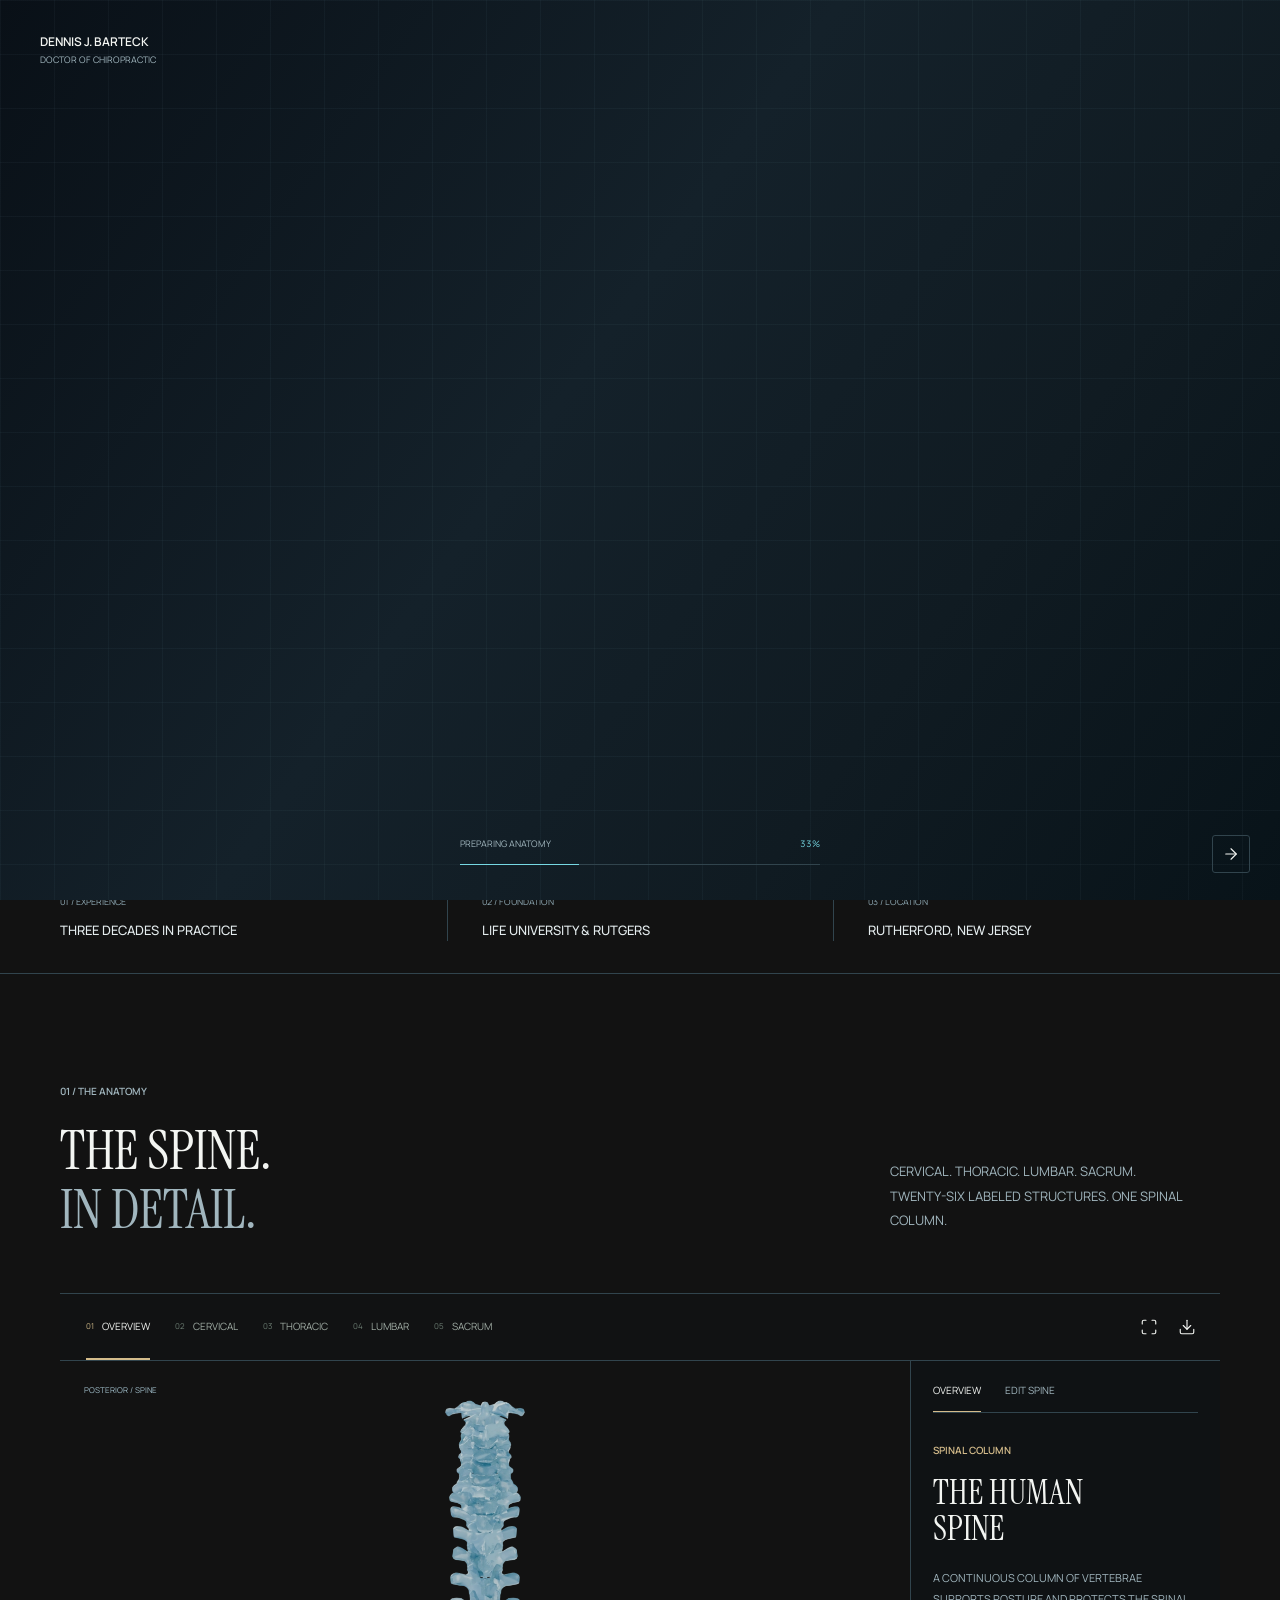
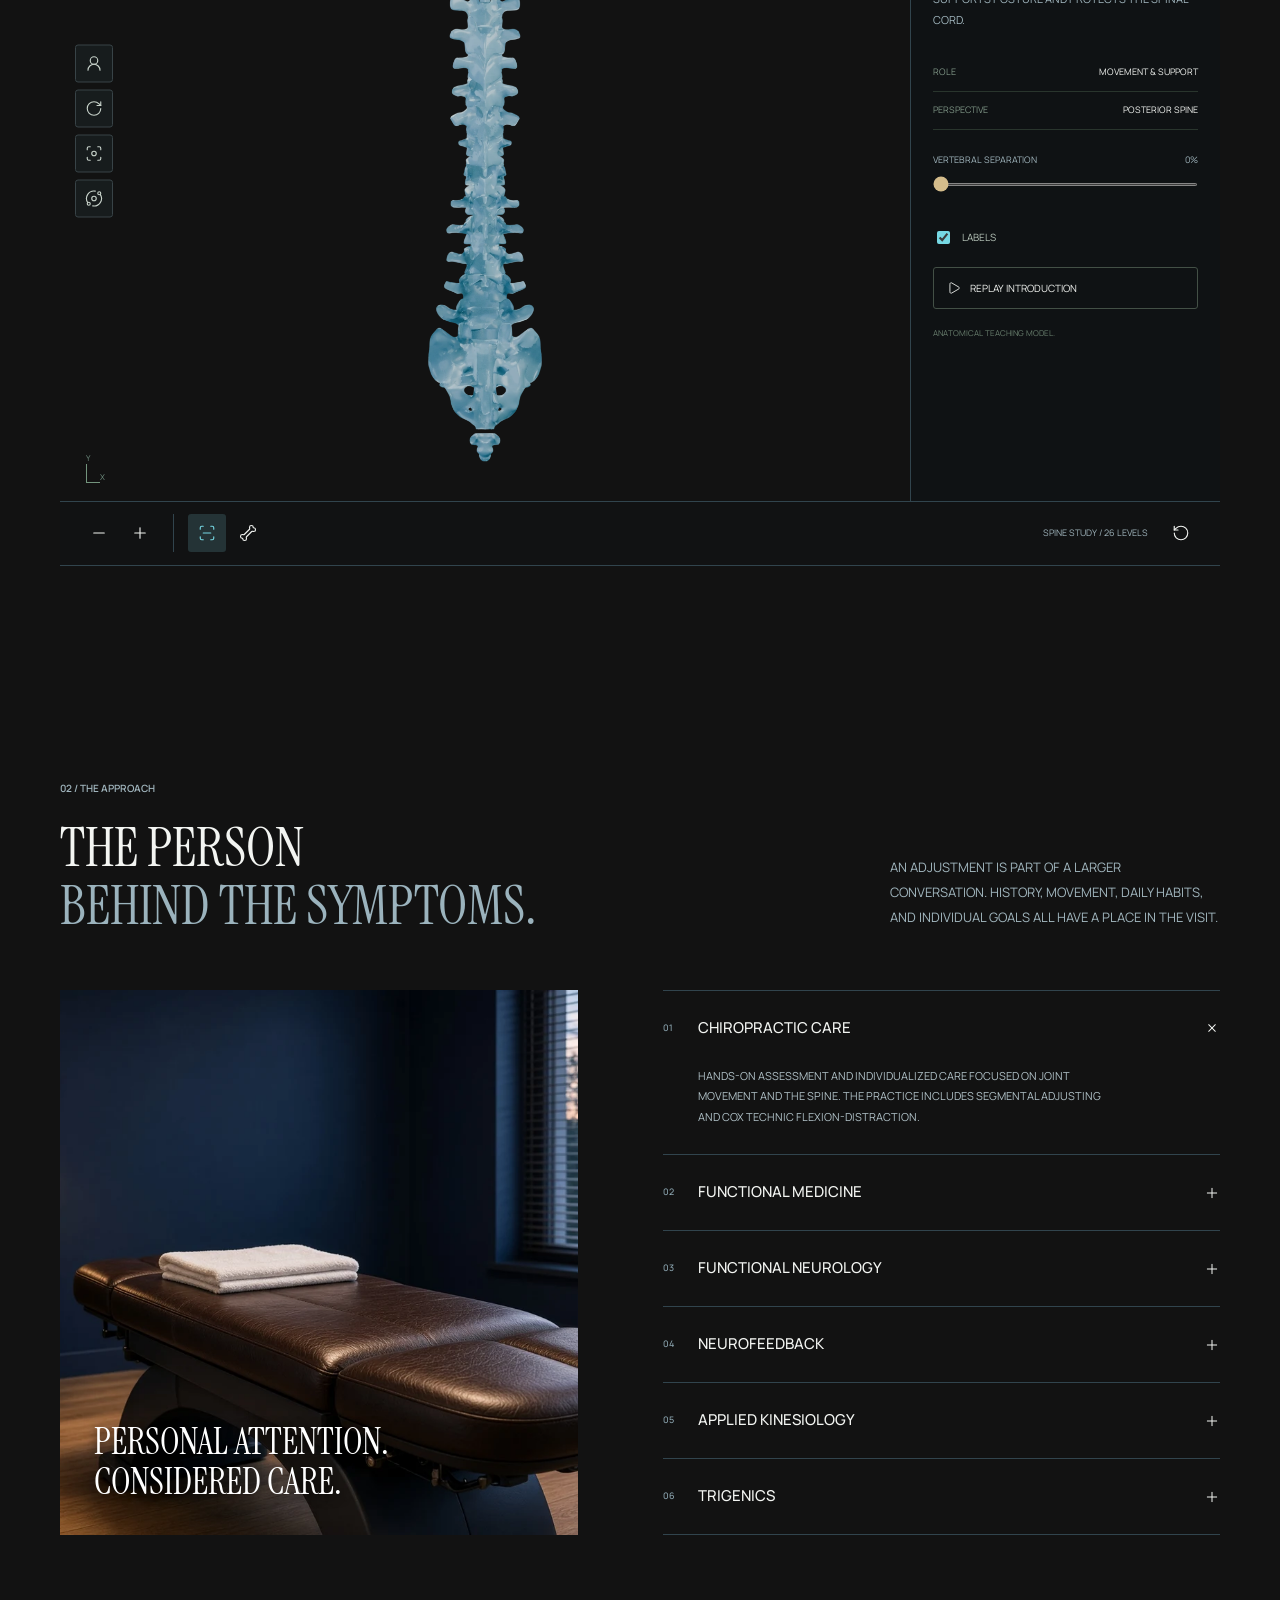
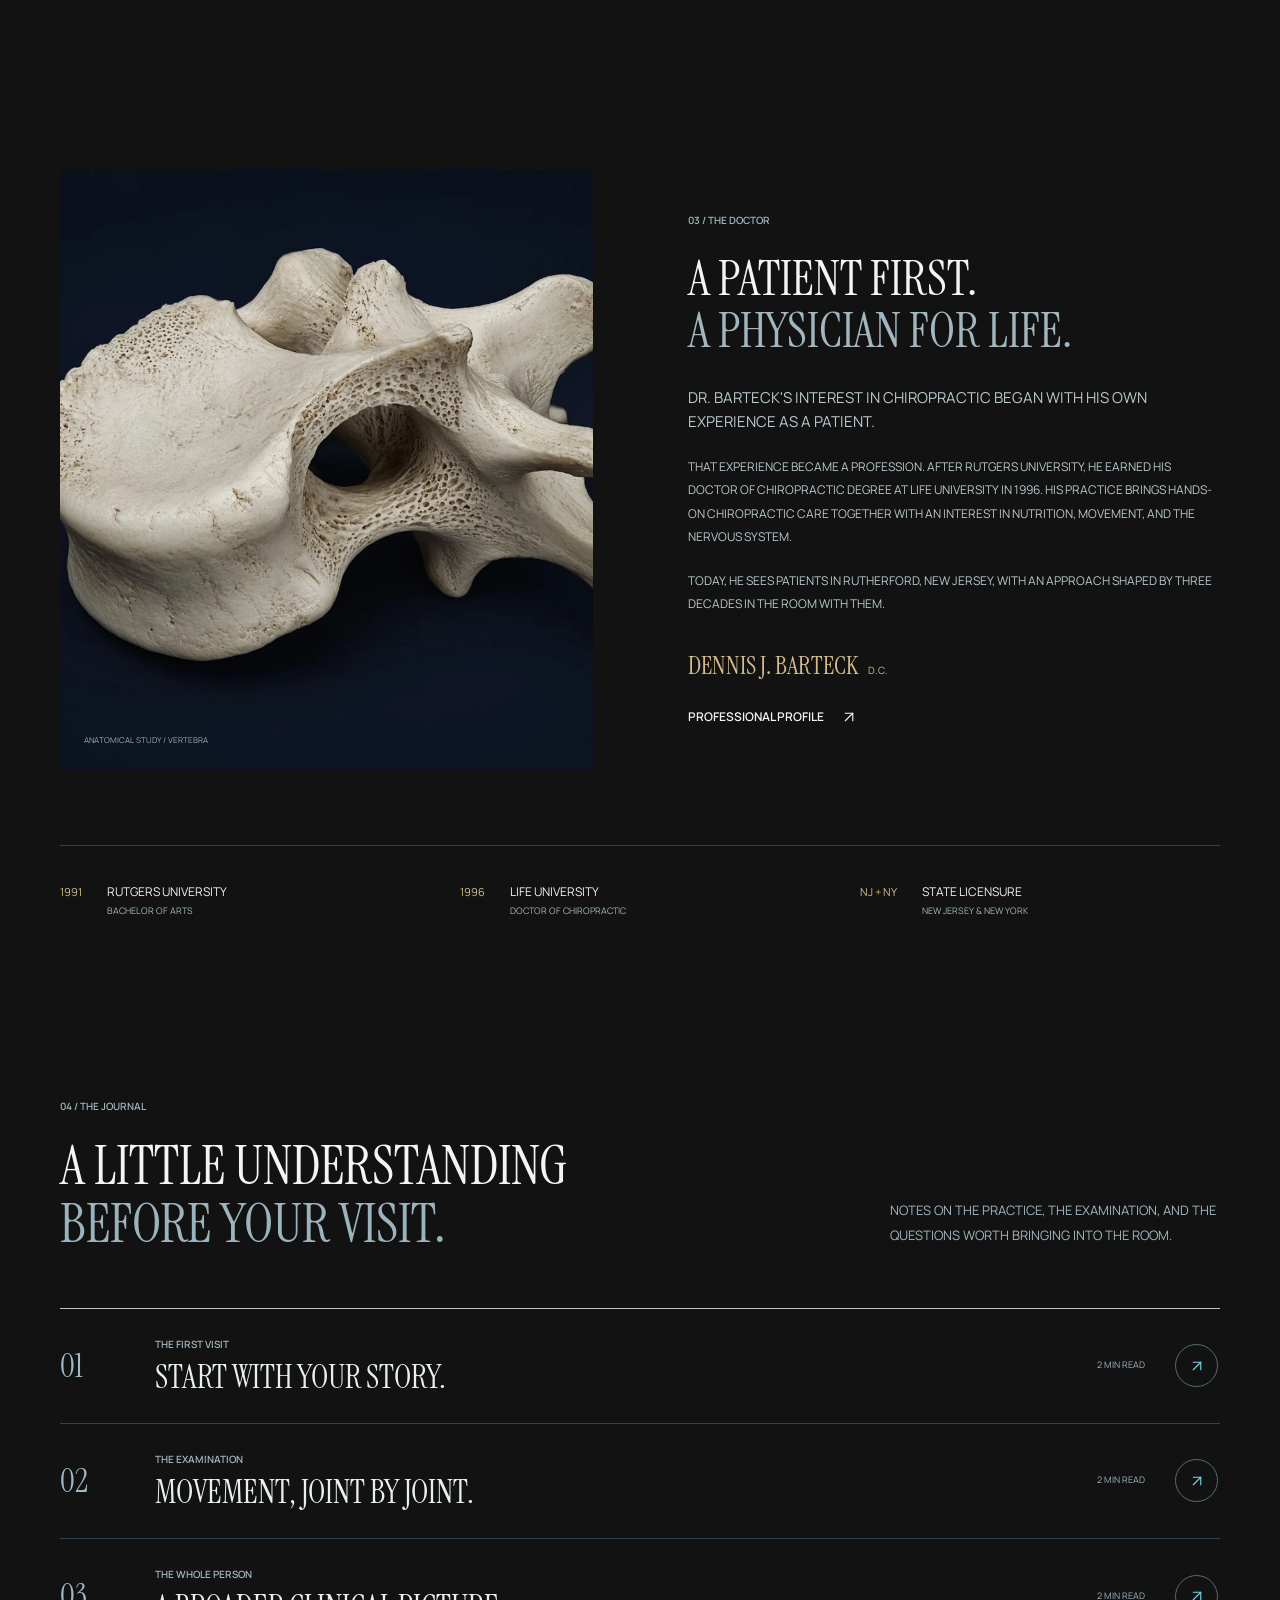
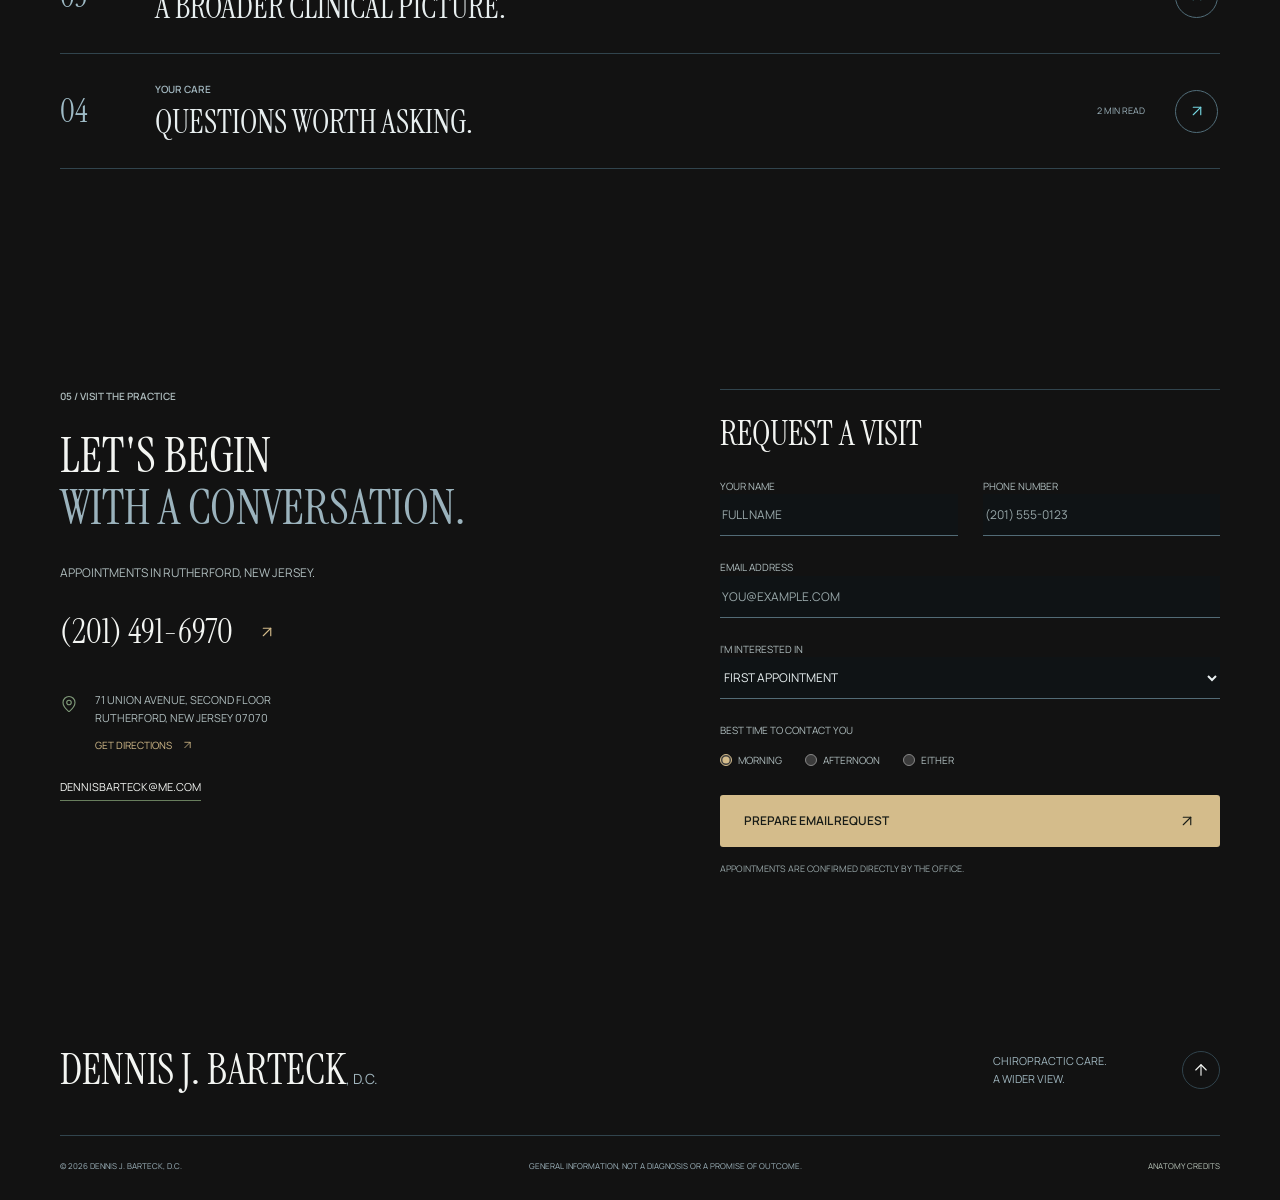
<file: index.html>
<!doctype html>
<html lang="en">
<head>
  <meta charset="utf-8"><meta name="viewport" content="width=device-width,initial-scale=1">
  <title>DENNIS J. BARTECK, D.C. | CHIROPRACTIC, RUTHERFORD NJ</title>
  <meta name="description" content="A personal approach to chiropractic care. Meet Dennis J. Barteck, D.C., explore human anatomy, and contact the Rutherford, New Jersey practice.">
  <meta name="theme-color" content="#101313">
  <meta property="og:title" content="DENNIS J. BARTECK, D.C."><meta property="og:description" content="CHIROPRACTIC CARE IN RUTHERFORD, NEW JERSEY.">
  <link rel="preload" as="font" type="font/ttf" href="assets/instrument-serif.ttf" crossorigin>
  <link rel="stylesheet" href="styles.css"><link rel="icon" href="data:,">
</head>
<body>
  <div id="loading-screen" class="loading-screen" aria-label="Anatomy introduction">
    <div class="loading-brand">DENNIS J. BARTECK<span>DOCTOR OF CHIROPRACTIC</span></div>
    <div id="loading-visual" class="loading-visual"></div>
    <div class="loading-caption"><span id="loading-phase">THE HUMAN BODY</span><span id="loading-percent">0%</span><div class="loading-track"><div id="loading-progress"></div></div></div>
    <button id="skip-intro" class="icon-button loading-skip" title="Skip introduction" aria-label="Skip introduction"><i data-lucide="arrow-right"></i></button>
  </div>
  <noscript><style>#loading-screen{display:none}</style></noscript>
  <a class="skip-link" href="#main">Skip to content</a>
  <header class="site-header">
    <a class="brand" href="#top" aria-label="Dennis J. Barteck home"><span class="monogram">DB<span>.</span></span><span class="brand-name">Dennis J. Barteck<span>Doctor of Chiropractic</span></span></a>
    <nav class="desktop-nav" aria-label="Main navigation"><a href="#anatomy">The anatomy</a><a href="#approach">The approach</a><a href="#doctor">The doctor</a><a href="#journal">Journal</a></nav>
    <div class="nav-actions"><a class="button button-small button-gold" href="#visit">Request a visit<i data-lucide="arrow-up-right"></i></a><button class="icon-button menu-toggle" id="menu-toggle" aria-label="Open navigation" aria-expanded="false" aria-controls="mobile-menu"><i data-lucide="menu"></i></button></div>
    <nav id="mobile-menu" class="mobile-menu" aria-label="Mobile navigation" hidden><a href="#anatomy">The anatomy</a><a href="#approach">The approach</a><a href="#doctor">The doctor</a><a href="#journal">Journal</a><a href="#visit">Request a visit</a></nav>
  </header>
  <main id="main">
    <section class="hero" id="top">
      <div class="hero-visual" id="hero-visual"></div>
      <button class="icon-button hero-expand" id="hero-expand" title="Expand spine" aria-label="Expand spine"><i data-lucide="maximize"></i></button>
      <div class="hero-copy">
        <p class="eyebrow"><span class="short-rule"></span>Rutherford, New Jersey</p>
        <h1>DENNIS J.<br>BARTECK<span class="degree">, D.C.</span></h1>
        <p class="hero-lead">Care for the spine.<br>A wider view of the person.</p>
        <p class="hero-description">Assessment, hands-on care, and a plan informed by your history.</p>
        <a class="text-link hero-explore" href="#anatomy" id="explore"><span class="round-icon"><i data-lucide="arrow-down-right"></i></span>Explore the anatomy</a>
      </div>
      <div class="hero-caption"><span class="vertical-rule"></span><span>THE HUMAN SPINE<br><strong>POSTERIOR STUDY</strong></span></div>
      <div class="hero-bottom"><span>In practice since 1996</span><span class="model-status" id="model-status"><span class="status-dot"></span><span id="load-label">Preparing 3D study</span></span><a href="#anatomy" class="icon-button" aria-label="Continue to anatomy"><i data-lucide="arrow-down"></i></a></div>
    </section>
    <section class="credentials-band" aria-label="Practice credentials"><div class="page-width credentials-inner"><p><span>01 / EXPERIENCE</span><strong>Three decades in practice</strong></p><p><span>02 / FOUNDATION</span><strong>Life University &amp; Rutgers</strong></p><p><span>03 / LOCATION</span><strong>Rutherford, New Jersey</strong></p></div></section>

    <section class="anatomy-section" id="anatomy">
      <div class="page-width section-intro"><div><p class="eyebrow muted">01 / THE ANATOMY</p><h2>THE SPINE.<br><em>IN DETAIL.</em></h2></div><p class="section-deck">Cervical. Thoracic. Lumbar. Sacrum.<br>Twenty-six labeled structures. One spinal column.</p></div>
      <div class="page-width study" id="study">
        <div class="study-top"><div class="layer-tabs" role="tablist" aria-label="Spinal regions">
          <button role="tab" aria-selected="true" data-mode="overview"><span>01</span>Overview</button><button role="tab" aria-selected="false" data-mode="cervical"><span>02</span>Cervical</button><button role="tab" aria-selected="false" data-mode="thoracic"><span>03</span>Thoracic</button><button role="tab" aria-selected="false" data-mode="lumbar"><span>04</span>Lumbar</button><button role="tab" aria-selected="false" data-mode="sacrum"><span>05</span>Sacrum</button>
        </div><div class="study-top-actions"><button class="icon-button" id="fullscreen" title="Expand study" aria-label="Expand study"><i data-lucide="maximize"></i></button><a class="icon-button" href="assets/spine.glb" download="spine.glb" title="Download spine model" aria-label="Download spine model"><i data-lucide="download"></i></a></div></div>
        <div class="study-main">
          <div class="study-viewport" id="study-viewport"><img src="assets/spine.webp" class="study-poster" alt="Posterior spinal anatomy" width="1100" height="1400"><span class="view-label" id="view-label">POSTERIOR / SPINE</span><div class="viewport-tools"><button class="icon-button" id="front" title="Anterior view" aria-label="Anterior view"><i data-lucide="user-round"></i></button><button class="icon-button" id="back" title="Posterior view" aria-label="Posterior view"><i data-lucide="rotate-cw"></i></button><button class="icon-button" id="fit" title="Fit anatomy" aria-label="Fit anatomy"><i data-lucide="focus"></i></button><button class="icon-button" id="auto-rotate" title="Auto rotate" aria-label="Auto rotate" aria-pressed="false"><i data-lucide="orbit"></i></button></div><div class="axis-key" aria-hidden="true"><span>Y</span><i></i><span>X</span></div></div>
          <aside class="study-inspector"><div class="inspector-tabs"><button class="active" id="overview-tab">Overview</button><button id="edit-tab">Edit spine</button></div>
            <div id="overview-panel"><p class="eyebrow gold" id="system-index">SPINAL COLUMN</p><h3 id="system-title">THE HUMAN<br>SPINE</h3><p class="inspector-copy" id="system-description">A continuous column of vertebrae supports posture and protects the spinal cord.</p><dl class="system-facts" id="system-facts"><div><dt>Role</dt><dd>Movement &amp; support</dd></div><div><dt>Perspective</dt><dd>Posterior spine</dd></div></dl><div class="spine-controls" id="spine-controls"><label class="range-label" for="explode">Vertebral separation<span id="explode-value">0%</span></label><input id="explode" type="range" min="0" max="1" value="0" step=".01"><div id="vertebrae" class="vertebrae" aria-label="Vertebral levels"></div></div><label class="check-row"><input id="labels" type="checkbox" checked><span>Labels</span></label><button class="outline-command" id="play-reveal"><i data-lucide="play"></i>Replay introduction</button><p class="study-note">Anatomical teaching model.</p></div>
            <div id="edit-panel" hidden><label class="search-field"><i data-lucide="search"></i><input id="part-search" type="search" placeholder="Find a structure" aria-label="Find a structure"></label><div class="part-results" id="part-results"></div><div class="part-selection"><span id="selected-name">Whole model</span><button class="icon-button" id="select-whole" title="Select whole model" aria-label="Select whole model"><i data-lucide="box"></i></button></div><div class="transform-toolbar"><button class="icon-button active" data-transform="translate" title="Move" aria-label="Move"><i data-lucide="move-3d"></i></button><button class="icon-button" data-transform="rotate" title="Rotate" aria-label="Rotate"><i data-lucide="rotate-3d"></i></button><button class="icon-button" data-transform="scale" title="Scale" aria-label="Scale"><i data-lucide="scaling"></i></button><button class="icon-button" id="undo-edit" title="Undo" aria-label="Undo"><i data-lucide="undo-2"></i></button><button class="icon-button" id="reset-edit" title="Reset selected part" aria-label="Reset selected part"><i data-lucide="rotate-ccw"></i></button></div><div id="transform-fields"></div><button class="outline-command" id="save-edits"><i data-lucide="download"></i>Save edited GLB</button></div>
          </aside>
        </div>
        <div class="study-controls" role="toolbar" aria-label="Spine display"><div class="control-group"><button class="icon-button" id="zoom-out" title="Zoom out" aria-label="Zoom out"><i data-lucide="minus"></i></button><button class="icon-button" id="zoom-in" title="Zoom in" aria-label="Zoom in"><i data-lucide="plus"></i></button></div><div class="control-group render-styles" aria-label="Rendering style"><button class="icon-button active" id="style-xray" title="X-ray rendering" aria-label="X-ray rendering" aria-pressed="true"><i data-lucide="scan-line"></i></button><button class="icon-button" id="style-bone" title="Bone rendering" aria-label="Bone rendering" aria-pressed="false"><i data-lucide="bone"></i></button></div><span class="study-control-caption">SPINE STUDY / 26 LEVELS</span><button class="icon-button" id="replay-intro" title="Replay introduction" aria-label="Replay introduction"><i data-lucide="rotate-ccw"></i></button></div>
      </div>
    </section>

    <section class="approach-section light-section" id="approach"><div class="page-width"><div class="section-intro"><div><p class="eyebrow muted">02 / THE APPROACH</p><h2>The person<br><em>behind the symptoms.</em></h2></div><p class="section-deck">An adjustment is part of a larger conversation. History, movement, daily habits, and individual goals all have a place in the visit.</p></div><div class="approach-layout"><div class="approach-image"><img src="assets/room.webp" alt="Treatment room imagery from the practice website" width="1400" height="788" loading="lazy"><p>Personal attention.<br>Considered care.</p></div><div class="service-list" id="service-list">
      <details open><summary><span>01</span>Chiropractic care<i data-lucide="plus"></i></summary><p>Hands-on assessment and individualized care focused on joint movement and the spine. The practice includes segmental adjusting and Cox Technic flexion-distraction.</p></details>
      <details><summary><span>02</span>Functional medicine<i data-lucide="plus"></i></summary><p>A broader discussion of clinical nutrition, health history, and metabolic patterns, alongside the findings of the physical examination.</p></details>
      <details><summary><span>03</span>Functional neurology<i data-lucide="plus"></i></summary><p>A neurological perspective on movement, coordination, and the way the body responds during examination.</p></details>
      <details><summary><span>04</span>Neurofeedback<i data-lucide="plus"></i></summary><p>Neurofeedback is among the services offered by the practice. Suitability, expectations, and alternatives are discussed individually.</p></details>
      <details><summary><span>05</span>Applied kinesiology<i data-lucide="plus"></i></summary><p>Muscle assessment within the practice's broader clinical approach, considered alongside the patient's history and other findings.</p></details>
      <details><summary><span>06</span>Trigenics<i data-lucide="plus"></i></summary><p>The practice offers Trigenics neurological muscle work. The initial consultation establishes whether it belongs in an individual's care plan.</p></details>
    </div></div></div></section>

    <section class="doctor-section" id="doctor"><div class="page-width doctor-layout"><div class="doctor-visual"><img src="assets/bone.webp" alt="Close view of a vertebra" width="1400" height="933" loading="lazy"><p class="image-index">ANATOMICAL STUDY / VERTEBRA</p></div><div class="doctor-copy"><p class="eyebrow muted">03 / THE DOCTOR</p><h2>A patient first.<br><em>A physician for life.</em></h2><p class="large-copy">Dr. Barteck's interest in chiropractic began with his own experience as a patient.</p><p>That experience became a profession. After Rutgers University, he earned his Doctor of Chiropractic degree at Life University in 1996. His practice brings hands-on chiropractic care together with an interest in nutrition, movement, and the nervous system.</p><p>Today, he sees patients in Rutherford, New Jersey, with an approach shaped by three decades in the room with them.</p><div class="doctor-signature">Dennis J. Barteck<span>D.C.</span></div><a class="text-link" href="https://www.healthgrades.com/providers/dennis-barteck-x6c68" target="_blank" rel="noopener noreferrer">Professional profile<i data-lucide="arrow-up-right"></i></a></div></div><div class="page-width education-row"><div><span>1991</span><p>Rutgers University<small>Bachelor of Arts</small></p></div><div><span>1996</span><p>Life University<small>Doctor of Chiropractic</small></p></div><div><span>NJ + NY</span><p>State licensure<small>New Jersey &amp; New York</small></p></div></div></section>

    <section class="journal-section light-section" id="journal"><div class="page-width"><div class="section-intro"><div><p class="eyebrow muted">04 / THE JOURNAL</p><h2>A little understanding<br><em>before your visit.</em></h2></div><p class="section-deck">Notes on the practice, the examination, and the questions worth bringing into the room.</p></div><div class="journal-list"><button class="journal-row" data-article="0"><span class="journal-number">01</span><div><span class="eyebrow muted">THE FIRST VISIT</span><h3>Start with your story.</h3></div><span class="read-time">2 min read</span><span class="round-icon"><i data-lucide="arrow-up-right"></i></span></button><button class="journal-row" data-article="1"><span class="journal-number">02</span><div><span class="eyebrow muted">THE EXAMINATION</span><h3>Movement, joint by joint.</h3></div><span class="read-time">2 min read</span><span class="round-icon"><i data-lucide="arrow-up-right"></i></span></button><button class="journal-row" data-article="2"><span class="journal-number">03</span><div><span class="eyebrow muted">THE WHOLE PERSON</span><h3>A broader clinical picture.</h3></div><span class="read-time">2 min read</span><span class="round-icon"><i data-lucide="arrow-up-right"></i></span></button><button class="journal-row" data-article="3"><span class="journal-number">04</span><div><span class="eyebrow muted">YOUR CARE</span><h3>Questions worth asking.</h3></div><span class="read-time">2 min read</span><span class="round-icon"><i data-lucide="arrow-up-right"></i></span></button></div></div></section>

    <section class="visit-section" id="visit"><div class="page-width visit-layout"><div><p class="eyebrow muted">05 / VISIT THE PRACTICE</p><h2>Let's begin<br><em>with a conversation.</em></h2><p class="visit-lead">Appointments in Rutherford, New Jersey.</p><a class="phone-link" href="tel:+12014916970">(201) 491-6970<i data-lucide="arrow-up-right"></i></a><div class="visit-address"><i data-lucide="map-pin"></i><div><p>71 Union Avenue, Second Floor<br>Rutherford, New Jersey 07070</p><a href="https://www.google.com/maps/search/?api=1&amp;query=71+Union+Ave+Rutherford+NJ+07070" target="_blank" rel="noopener noreferrer">Get directions<i data-lucide="arrow-up-right"></i></a></div></div><a class="email-link" href="mailto:dennisbarteck@me.com">dennisbarteck@me.com</a></div><form class="visit-form" id="visit-form"><h3>Request a visit</h3><div class="form-grid"><label>Your name<input name="name" autocomplete="name" required placeholder="Full name"></label><label>Phone number<input name="phone" type="tel" autocomplete="tel" required placeholder="(201) 555-0123"></label></div><label>Email address<input name="email" type="email" autocomplete="email" required placeholder="you@example.com"></label><label>I'm interested in<select name="interest"><option>First appointment</option><option>Chiropractic care</option><option>Functional medicine</option><option>Functional neurology</option><option>Neurofeedback</option><option>Applied kinesiology</option><option>Trigenics</option><option>Returning visit</option></select></label><fieldset><legend>Best time to contact you</legend><label><input type="radio" name="time" value="Morning" checked>Morning</label><label><input type="radio" name="time" value="Afternoon">Afternoon</label><label><input type="radio" name="time" value="Either">Either</label></fieldset><button type="submit" class="button button-gold">Prepare email request<i data-lucide="arrow-up-right"></i></button><p class="form-note" id="form-status" role="status">Appointments are confirmed directly by the office.</p></form></div></section>
  </main>
  <footer class="site-footer"><div class="page-width footer-main"><a class="footer-name" href="#top">Dennis J. Barteck<span>, D.C.</span></a><p>Chiropractic care.<br>A wider view.</p><a class="icon-button" href="#top" aria-label="Back to top"><i data-lucide="arrow-up"></i></a></div><div class="page-width footer-bottom"><span>&copy; 2026 Dennis J. Barteck, D.C.</span><p>General information, not a diagnosis or a promise of outcome.</p><a href="credits.html">Anatomy credits</a></div></footer>
  <dialog class="article-dialog" id="article-dialog"><button class="icon-button dialog-close" id="close-article" aria-label="Close article"><i data-lucide="x"></i></button><p class="eyebrow muted" id="article-category"></p><h2 id="article-title"></h2><div id="article-body"></div><a class="text-link" href="#visit" id="article-visit">Speak with the practice<i data-lucide="arrow-up-right"></i></a></dialog>
  <script type="module" src="assets/site.js"></script>
</body></html>
</file>
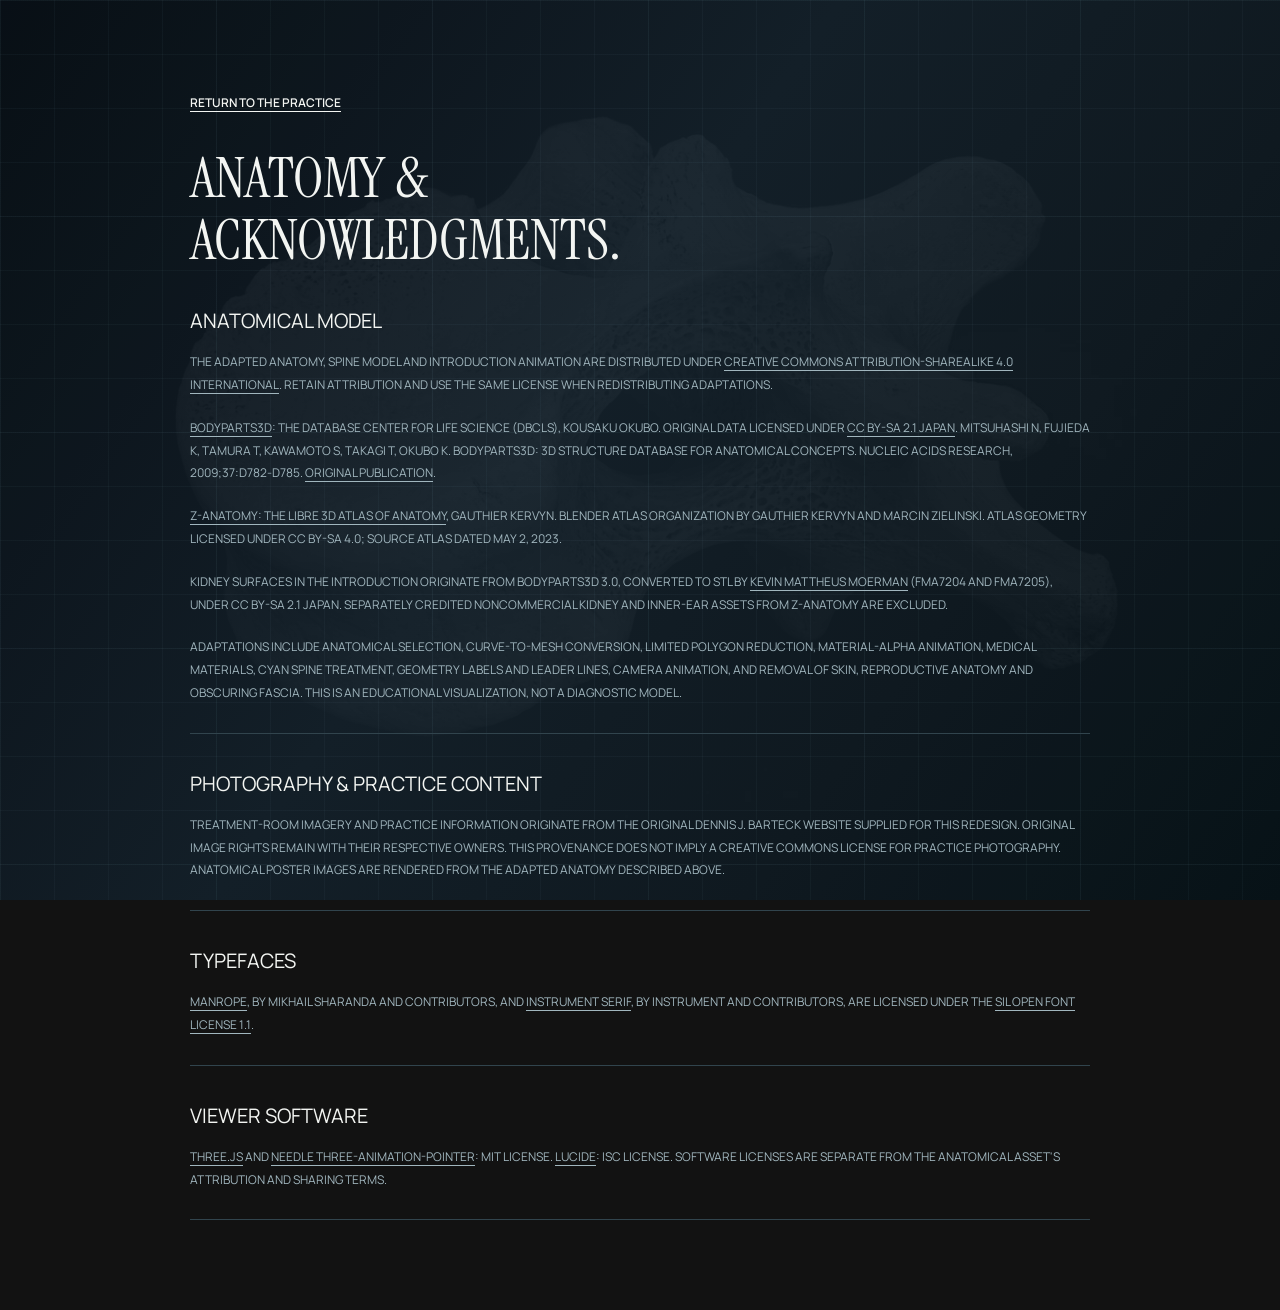
<file: credits.html>
<!doctype html>
<html lang="en">
<head><meta charset="utf-8"><meta name="viewport" content="width=device-width,initial-scale=1"><title>CREDITS | DENNIS J. BARTECK, D.C.</title><meta name="theme-color" content="#101313"><link rel="stylesheet" href="styles.css"><link rel="icon" href="data:,"></head>
<body><main class="page-width credits-page"><a class="text-link" href="index.html">RETURN TO THE PRACTICE</a><h1>ANATOMY &amp;<br>ACKNOWLEDGMENTS.</h1>
<section><h2>ANATOMICAL MODEL</h2><p>The adapted anatomy, spine model and introduction animation are distributed under <a href="https://creativecommons.org/licenses/by-sa/4.0/">Creative Commons Attribution-ShareAlike 4.0 International</a>. Retain attribution and use the same license when redistributing adaptations.</p><p><a href="https://dbarchive.biosciencedbc.jp/en/bodyparts3d/lic.html">BodyParts3D</a>: The Database Center for Life Science (DBCLS), Kousaku Okubo. Original data licensed under <a href="https://creativecommons.org/licenses/by-sa/2.1/jp/">CC BY-SA 2.1 Japan</a>. Mitsuhashi N, Fujieda K, Tamura T, Kawamoto S, Takagi T, Okubo K. BodyParts3D: 3D structure database for anatomical concepts. Nucleic Acids Research, 2009;37:D782-D785. <a href="https://doi.org/10.1093/nar/gkn613">Original publication</a>.</p><p><a href="https://github.com/Z-Anatomy/Models-of-human-anatomy">Z-Anatomy: The libre 3D atlas of anatomy</a>, Gauthier Kervyn. Blender atlas organization by Gauthier Kervyn and Marcin Zielinski. Atlas geometry licensed under CC BY-SA 4.0; source atlas dated May 2, 2023.</p><p>Kidney surfaces in the introduction originate from BodyParts3D 3.0, converted to STL by <a href="https://github.com/Kevin-Mattheus-Moerman/BodyParts3D">Kevin Mattheus Moerman</a> (FMA7204 and FMA7205), under CC BY-SA 2.1 Japan. Separately credited noncommercial kidney and inner-ear assets from Z-Anatomy are excluded.</p><p>Adaptations include anatomical selection, curve-to-mesh conversion, limited polygon reduction, material-alpha animation, medical materials, cyan spine treatment, geometry labels and leader lines, camera animation, and removal of skin, reproductive anatomy and obscuring fascia. This is an educational visualization, not a diagnostic model.</p></section>
<section><h2>PHOTOGRAPHY &amp; PRACTICE CONTENT</h2><p>Treatment-room imagery and practice information originate from the original Dennis J. Barteck website supplied for this redesign. Original image rights remain with their respective owners. This provenance does not imply a Creative Commons license for practice photography. Anatomical poster images are rendered from the adapted anatomy described above.</p></section>
<section><h2>TYPEFACES</h2><p><a href="https://github.com/sharanda/manrope">Manrope</a>, by Mikhail Sharanda and contributors, and <a href="https://github.com/Instrument/instrument-serif">Instrument Serif</a>, by Instrument and contributors, are licensed under the <a href="https://openfontlicense.org/">SIL Open Font License 1.1</a>.</p></section>
<section><h2>VIEWER SOFTWARE</h2><p><a href="https://github.com/mrdoob/three.js/blob/dev/LICENSE">Three.js</a> and <a href="https://github.com/needle-tools/three-animation-pointer">Needle three-animation-pointer</a>: MIT License. <a href="https://github.com/lucide-icons/lucide/blob/main/LICENSE">Lucide</a>: ISC License. Software licenses are separate from the anatomical asset's attribution and sharing terms.</p></section>
</main></body></html>
</file>
<file: styles.css>
@font-face{font-family:Instrument;src:url('assets/instrument-serif.ttf') format('truetype');font-display:swap}
@font-face{font-family:Manrope;src:url('assets/manrope.ttf') format('truetype');font-weight:200 800;font-display:swap}
:root{--ink:#101313;--panel:#151a19;--line:#303a36;--gold:#d4bc8b;--white:#f3f5f2;--muted:#a4aeaa;--cyan:#76d8e3;--paper:#f3f4f0;--text:#222b27;--page:1320px;--header:82px;color-scheme:dark}
*{box-sizing:border-box;letter-spacing:0}html{scroll-behavior:smooth;scroll-padding-top:100px}body{margin:0;background:var(--ink);color:var(--white);font:14px/1.65 Manrope,Arial,sans-serif;-webkit-font-smoothing:antialiased}body.modal-open{overflow:hidden}a{color:inherit;text-decoration:none}button,input,select{font:inherit}button,a,input,select,summary{-webkit-tap-highlight-color:transparent}button{cursor:pointer;color:inherit}button{border:0;background:none}button:disabled{opacity:.45;cursor:wait}button:focus-visible,a:focus-visible,summary:focus-visible{outline:2px solid var(--cyan);outline-offset:5px}button svg,a svg{flex:none}svg{width:18px;height:18px;stroke-width:1.5}img{display:block;max-width:100%}h1,h2,h3,p{margin:0}h1,h2,h3{font-weight:400}h1,h2{font-family:Instrument,Georgia,serif}h2{font-size:64px;line-height:1.03}h2 em{font-style:normal;color:var(--muted)}h3{font-family:Instrument,Georgia,serif;font-size:34px;line-height:1.1}p+p{margin-top:20px}[hidden]{display:none!important}.page-width{width:calc(100% - 120px);max-width:var(--page);margin-inline:auto}.eyebrow{font-size:10px;font-weight:600;line-height:1.4;text-transform:uppercase;display:flex;align-items:center;gap:13px}.muted{color:var(--muted)}.gold{color:var(--gold)}.short-rule{width:28px;height:1px;background:var(--gold)}.button{display:inline-flex;align-items:center;justify-content:center;gap:32px;min-height:52px;padding:0 24px;border-radius:3px;font-weight:600;font-size:12px;transition:background .2s,transform .2s}.button:hover{transform:translateY(-1px)}.button-small{min-height:40px;padding:0 17px;gap:22px}.button-gold{background:var(--gold);color:#181c17}.button-gold:hover{background:#e3cfaa}.icon-button{width:38px;height:38px;padding:0;display:inline-flex;align-items:center;justify-content:center;border-radius:3px;flex:none;transition:background .2s,color .2s}.icon-button:hover,.icon-button.active,.icon-button[aria-pressed=true]{background:#2a3530;color:var(--cyan)}.round-icon{display:inline-flex;align-items:center;justify-content:center;border:1px solid #53605a;border-radius:50%;width:43px;height:43px;flex:none}.text-link{display:inline-flex;align-items:center;gap:16px;font-size:12px;font-weight:600}.text-link:hover{color:var(--gold)}.skip-link{position:fixed;top:-100px;left:20px;padding:12px;z-index:100;background:var(--white);color:var(--ink)}.skip-link:focus{top:10px}
.site-header{height:var(--header);display:flex;align-items:center;justify-content:space-between;gap:25px;padding:0 48px;background:#101313f5;border-bottom:1px solid #ffffff0b;position:relative;z-index:30}.brand{display:flex;align-items:center;gap:15px}.monogram{font:38px/.9 Instrument,serif}.monogram>span{color:var(--gold)}.brand-name{font-size:11px;font-weight:600;line-height:1.5}.brand-name>span{display:block;font-size:9px;font-weight:400;color:var(--muted)}.desktop-nav{display:flex;gap:29px;margin-left:auto;margin-right:30px}.desktop-nav a{font-size:11px;color:#bbc2bc;transition:color .2s}.desktop-nav a:hover{color:var(--gold)}.nav-actions{display:flex;gap:10px;align-items:center}.menu-toggle{display:none}.mobile-menu{position:absolute;top:var(--header);inset-inline:0;padding:20px;background:var(--ink);border-bottom:1px solid var(--line)}.mobile-menu a{display:block;padding:12px 5px;font-size:17px}
.hero{height:calc(100svh - 120px);max-height:1040px;position:relative;overflow:hidden;background:#101313}.hero-visual{position:absolute;inset:0;z-index:1}.hero-visual canvas,.study-viewport canvas{width:100%;height:100%;display:block;position:absolute;inset:0;touch-action:none}.body-poster{position:absolute;right:1%;width:54%;height:100%;object-fit:contain;transition:opacity .45s}.hero-visual.live .body-poster{opacity:0}.hero-copy{position:relative;z-index:3;pointer-events:none;top:50%;transform:translateY(-55%);margin-left:max(60px,calc((100% - var(--page))/2));width:46%;max-width:630px}.hero-copy a{pointer-events:auto}.hero .eyebrow{color:var(--gold);margin-bottom:26px}.hero h1{font-size:98px;line-height:.92}.degree{font:28px/1 Manrope,sans-serif;white-space:nowrap}.hero-lead{font-size:20px;line-height:1.4;margin-top:27px}.hero-description{color:var(--muted);font-size:12px;max-width:330px;line-height:1.8;margin-top:15px}.hero-explore{margin-top:28px}.hero-caption{position:absolute;z-index:3;right:45px;top:47%;font-size:8px;line-height:1.7;color:#94a69c;display:flex;gap:12px;pointer-events:none}.hero-caption strong{color:#d3dcd6;font-size:10px;font-weight:400}.vertical-rule{display:block;height:36px;width:1px;background:#596b61}.hero-bottom{position:absolute;bottom:23px;left:60px;right:48px;z-index:4;display:flex;align-items:center;justify-content:space-between;font-size:9px;color:var(--muted)}.model-status{display:flex;align-items:center;gap:8px;margin-left:auto;margin-right:25px}.status-dot{height:5px;width:5px;background:var(--gold);border-radius:50%}.model-status.ready .status-dot{background:#8ccaa2}.credentials-band{background:var(--paper);color:var(--text);border-bottom:1px solid #dce2da}.credentials-inner{display:grid;grid-template-columns:repeat(3,1fr);padding-block:32px}.credentials-inner p{margin:0;padding:0 34px;border-left:1px solid #d8ded7}.credentials-inner p:first-child{padding-left:0;border:0}.credentials-inner p:last-child{padding-right:0}.credentials-inner span{display:block;color:#78847c;font-size:9px;margin-bottom:8px}.credentials-inner strong{font-weight:500;font-size:13px}
.section-intro{display:flex;justify-content:space-between;align-items:flex-end;gap:50px;padding-block:110px 54px}.section-intro .eyebrow{margin-bottom:24px}.section-deck{font-size:13px;line-height:1.9;color:var(--muted);max-width:330px;padding-bottom:6px}.anatomy-section{padding-bottom:105px}.study{border-top:1px solid var(--line);border-bottom:1px solid var(--line);background:#111615}.study-top{display:flex;justify-content:space-between;align-items:center;border-bottom:1px solid var(--line);padding:0 14px 0 26px;gap:12px;min-height:66px}.layer-tabs{display:flex;gap:32px;overflow-x:auto;scrollbar-width:none}.layer-tabs button{white-space:nowrap;height:66px;border-bottom:2px solid transparent;padding:0;font-size:11px;color:#a2aea6;display:flex;align-items:center;gap:8px}.layer-tabs button span{font-size:8px;color:#6f8075}.layer-tabs button[aria-selected=true]{color:var(--white);border-bottom-color:var(--gold)}.layer-tabs button[aria-selected=true] span{color:var(--gold)}.study-top-actions{display:flex}.study-main{display:grid;grid-template-columns:minmax(0,1fr) 290px;height:655px}.study-viewport{position:relative;min-width:0;overflow:hidden}.study-poster{position:absolute;inset:0;width:100%;height:100%;object-fit:contain;opacity:.8}.study-viewport.live .study-poster{opacity:0}.view-label{position:absolute;top:22px;left:24px;z-index:3;color:#718a7b;font-size:8px;pointer-events:none}.viewport-tools{position:absolute;left:15px;top:50%;transform:translateY(-50%);display:flex;flex-direction:column;gap:7px;z-index:3}.viewport-tools .icon-button{background:#17201bbb;border:1px solid #2e3b3277;color:#c7d2ca}.axis-key{position:absolute;bottom:18px;left:26px;color:#729283;font-size:8px;display:grid;grid-template-columns:14px 10px;width:26px}.axis-key i{height:19px;border-left:1px solid #73947d;border-bottom:1px solid #73947d;grid-column:1;grid-row:2}.axis-key span:last-child{grid-column:2;grid-row:2;align-self:end}.study-inspector{border-left:1px solid var(--line);padding:21px 23px 24px;overflow-y:auto;scrollbar-width:thin;scrollbar-color:#35433b transparent}.inspector-tabs{display:flex;border-bottom:1px solid var(--line);gap:24px;margin-bottom:30px}.inspector-tabs button{font-size:10px;padding:0 0 13px;color:var(--muted);border-bottom:1px solid transparent}.inspector-tabs button.active{color:var(--white);border-color:var(--gold)}.study-inspector h3{font-size:43px;line-height:1.06;margin-top:18px}.inspector-copy{font-size:12px;line-height:1.9;color:var(--muted);margin-top:21px}.system-facts{margin:23px 0}.system-facts>div{display:flex;justify-content:space-between;gap:10px;border-bottom:1px solid #29352d;padding:11px 0;font-size:9px}.system-facts dt{color:#7e9485}.system-facts dd{margin:0;text-align:right}.check-row{display:flex;gap:9px;align-items:center;font-size:10px;color:#b6c4b8;margin:20px 0}.check-row input{accent-color:var(--cyan);width:13px;height:13px}.outline-command{display:flex;gap:9px;align-items:center;width:100%;padding:12px 13px;border:1px solid #435046;border-radius:3px;font-size:10px;transition:background .2s}.outline-command:hover{background:#25332a}.outline-command>span{margin-left:auto;font-size:9px;color:var(--muted)}.outline-command svg{width:14px;height:14px}.study-note{font-size:8px;color:#687e6d;margin-top:17px}.timeline{height:63px;border-top:1px solid var(--line);display:flex;gap:10px;align-items:center;padding:0 20px}.timeline .time{font-size:10px;font-variant-numeric:tabular-nums;white-space:nowrap;min-width:73px}.time span{color:#778b7d;margin-left:5px}input[type=range]{accent-color:var(--gold);height:3px;cursor:pointer;min-width:20px}.timeline input{flex:1;margin:0 24px 0 8px}.timeline-end{font-size:8px;color:#7c9585}.range-label{display:flex;justify-content:space-between;font-size:9px;color:var(--muted)}.spine-controls input{width:100%;margin:15px 0}.vertebrae{display:grid;grid-template-columns:repeat(7,1fr);gap:3px;margin:7px 0 16px}.vertebrae button{font-size:8px;color:var(--cyan);border:1px solid #30453b;height:23px;border-radius:2px;padding:0}.vertebrae button:hover{background:#30453b}.vertebrae button.wide{grid-column:span 3}.search-field{border-bottom:1px solid #435347;display:flex;gap:8px;align-items:center}.search-field svg{width:13px}.search-field input{width:100%;font-size:10px;background:none;border:0;outline:0;color:var(--white);padding:10px 0}.part-results{max-height:154px;overflow:auto;margin:12px 0;scrollbar-width:thin}.part-results button{display:block;text-align:left;width:100%;font-size:10px;padding:6px 4px;white-space:nowrap;overflow:hidden;text-overflow:ellipsis;color:var(--muted)}.part-results button:hover{background:#27372c;color:var(--white)}.part-selection{display:flex;justify-content:space-between;gap:8px;align-items:center;border-top:1px solid var(--line);padding-top:10px;font-size:11px}.part-selection>span{overflow:hidden;text-overflow:ellipsis;white-space:nowrap}.transform-toolbar{display:flex;gap:4px;margin-block:12px}.transform-toolbar .icon-button{width:32px;height:32px}.transform-row{display:grid;grid-template-columns:repeat(3,minmax(0,1fr));gap:5px;margin:5px 0 12px}.transform-row label{display:flex;align-items:center;border:1px solid #364a3c;min-width:0;border-radius:2px;font-size:8px;color:#8fa391;padding-left:5px}.transform-row input{background:transparent;border:0;color:var(--white);font-size:9px;width:100%;min-width:0;height:28px;padding:4px}.transform-label{font-size:8px;color:var(--muted)}.study:fullscreen{width:100%;max-width:none;height:100%;margin:0;background:var(--ink);border:0;display:flex;flex-direction:column}.study:fullscreen .study-main{height:auto;flex:1;min-height:0}.study:fullscreen .study-top,.study:fullscreen .timeline{flex:none}
.light-section{background:var(--paper);color:var(--text);--muted:#778679;--line:#d4dcd3}.light-section h2 em{color:#738675}.approach-section{padding-bottom:115px}.approach-layout{display:grid;grid-template-columns:minmax(0,.93fr) minmax(0,1fr);gap:85px}.approach-image{position:relative;overflow:hidden;min-height:520px}.approach-image img{width:100%;height:100%;object-fit:cover}.approach-image p{position:absolute;bottom:34px;left:34px;color:#fff;font:36px/1.1 Instrument,serif;text-shadow:0 2px 12px #000}.service-list{border-top:1px solid #b8c4b7}.service-list details{border-bottom:1px solid #c9d3c7;padding:0}.service-list summary{list-style:none;display:flex;align-items:center;gap:20px;min-height:75px;font-size:17px;font-weight:500;cursor:pointer}.service-list summary::-webkit-details-marker{display:none}.service-list summary span{font-size:9px;color:#7c8d7e;min-width:15px}.service-list summary svg{margin-left:auto;width:16px;transition:transform .2s}.service-list details[open] summary svg{transform:rotate(45deg)}.service-list details p{font-size:12px;line-height:1.9;color:#657369;margin:0 30px 26px 35px;max-width:410px}
.doctor-section{padding-block:120px 70px}.doctor-layout{display:grid;grid-template-columns:minmax(0,1fr) minmax(0,1fr);gap:95px;align-items:center}.doctor-visual{position:relative;align-self:stretch;min-height:600px;display:flex;align-items:center;overflow:hidden}.doctor-visual img{width:100%;height:100%;position:absolute;inset:0;object-fit:cover;object-position:45% 50%}.image-index{position:absolute;bottom:24px;left:24px;font-size:8px;color:#9daab0}.doctor-copy .eyebrow{margin-bottom:26px}.doctor-copy h2{font-size:56px}.doctor-copy>p:not(.eyebrow){font-size:12px;color:var(--muted);line-height:1.95}.doctor-copy>p.large-copy{font-size:17px;color:#dae1d9;margin-top:29px;line-height:1.65}.doctor-signature{font:29px Instrument,serif;margin:34px 0 22px;color:var(--gold)}.doctor-signature span{font:10px Manrope,sans-serif;margin-left:10px}.education-row{display:grid;grid-template-columns:repeat(3,1fr);border-top:1px solid var(--line);margin-top:75px;padding-top:35px;gap:40px}.education-row>div{display:flex;gap:25px;align-items:baseline}.education-row>div>span{font-size:11px;color:var(--gold);white-space:nowrap}.education-row p{font-size:12px;line-height:1.8}.education-row small{display:block;color:var(--muted);font-size:9px}
.journal-section{padding-bottom:110px}.journal-list{border-top:1px solid #bbc8b8}.journal-row{width:100%;display:grid;grid-template-columns:65px minmax(0,1fr) 120px 45px;gap:30px;align-items:center;text-align:left;border-bottom:1px solid #c8d1c4;padding:28px 0;color:var(--text)}.journal-number{font:32px Instrument,serif;color:#a0ad9e}.journal-row h3{font-size:38px;margin-top:9px}.journal-row .round-icon{border-color:#a9b8a5;color:#5f735b;transition:background .2s}.journal-row:hover .round-icon{background:#d5dfd0}.read-time{font-size:9px;color:#778975;text-align:right}
.visit-section{padding:110px 0;background:#18251e}.visit-layout{display:grid;grid-template-columns:minmax(0,1.1fr) minmax(0,1fr);gap:110px}.visit-section .eyebrow{color:#95a78f;margin-bottom:27px}.visit-section h2 em{color:#98af94}.visit-lead{color:#adbbab;font-size:12px;margin-top:29px}.phone-link{font-family:Instrument,serif;font-size:34px;display:inline-flex;gap:25px;align-items:center;margin-top:21px}.phone-link svg{color:var(--gold)}.visit-address{display:flex;gap:17px;margin-top:31px;color:#b3c1af;font-size:11px}.visit-address>svg{margin-top:4px;color:#809b7a}.visit-address a{display:inline-flex;align-items:center;gap:9px;color:var(--gold);margin-top:9px;font-size:10px}.visit-address a svg{width:13px}.email-link{display:inline-block;margin-top:24px;font-size:11px;border-bottom:1px solid #687e5d;padding-bottom:4px}.visit-form{border-top:1px solid #56734f;padding-top:25px}.visit-form h3{font-size:34px;margin-bottom:25px}.visit-form>label,.form-grid>label{display:block;font-size:10px;color:#b7c7b2;margin:0 0 23px}.visit-form input:not([type=radio]),.visit-form select{width:100%;display:block;height:42px;color:var(--white);background:transparent;border:0;border-bottom:1px solid #486040;border-radius:0;outline:0;font-size:12px}.visit-form input:focus,.visit-form select:focus{border-color:var(--gold)}.visit-form input::placeholder{color:#73886c}.visit-form option{background:#18251e}.form-grid{display:grid;grid-template-columns:1fr 1fr;gap:25px}.visit-form fieldset{padding:0;border:0;margin:6px 0 27px;display:flex;gap:23px;font-size:10px;color:#bdcbb9}.visit-form legend{padding:0;margin-bottom:13px;font-size:10px}.visit-form fieldset label{display:flex;align-items:center;gap:6px}.visit-form input[type=radio]{accent-color:var(--gold);margin:0;width:12px;height:12px}.visit-form .button{width:100%;justify-content:space-between}.form-note{font-size:9px;color:#8fa786;margin-top:15px!important;line-height:1.6}.site-footer{padding:60px 0 28px}.footer-main{display:flex;align-items:center;justify-content:space-between;gap:30px;padding-bottom:42px}.footer-name{font:51px/1.1 Instrument,serif}.footer-name span{font:14px Manrope,sans-serif;color:var(--muted);white-space:nowrap}.footer-main>p{font-size:11px;color:var(--muted);margin-left:auto}.footer-main .icon-button{margin-left:45px;border:1px solid var(--line);border-radius:50%}.footer-bottom{display:flex;gap:30px;justify-content:space-between;border-top:1px solid var(--line);padding-top:23px;font-size:8px;color:#7d8b81}.footer-bottom p{margin:0}.footer-bottom a{color:#b8c4b9}.article-dialog{color:var(--text);background:var(--paper);border:0;border-radius:4px;padding:55px;width:min(720px,calc(100% - 32px));max-height:85svh;overflow:auto}.article-dialog::backdrop{background:#050c08cc;backdrop-filter:blur(5px)}.dialog-close{position:absolute;right:15px;top:15px;color:#64755f}.article-dialog h2{font-size:52px;margin:25px 0 30px}.article-dialog p{font-size:14px;line-height:1.9;color:#596b57;margin-block:19px}.article-dialog .eyebrow{font-size:9px}.article-dialog .text-link{margin-top:25px;color:#355034}
@media(min-width:1700px){.hero h1{font-size:110px}.hero-caption{right:max(60px,calc((100% - 1500px)/2))}.hero-copy{transform:translateY(-50%)}}
@media(max-width:1100px){.page-width{width:calc(100% - 72px)}.site-header{padding-inline:30px}.desktop-nav{gap:20px;margin-right:10px}.hero-copy{margin-left:36px}.hero h1{font-size:80px}.hero-caption{display:none}.hero-bottom{left:36px;right:28px}.hero-description{max-width:275px}.section-intro{gap:35px}.section-deck{max-width:280px}.study-main{grid-template-columns:minmax(0,1fr) 260px}.study-inspector{padding-inline:20px}.layer-tabs{gap:20px}.approach-layout,.doctor-layout{gap:45px}.visit-layout{gap:60px}.education-row{gap:25px}.education-row>div{gap:14px}.footer-name{font-size:44px}.doctor-copy h2{font-size:50px}}
@media(max-width:800px){:root{--header:70px}.site-header{padding-inline:22px}.desktop-nav{display:none}.menu-toggle{display:inline-flex}.brand-name{font-size:10px}.hero h1{font-size:66px}.hero-lead{font-size:17px}.hero-copy{width:47%}.degree{font-size:22px}.hero-description{max-width:250px}.section-intro h2{font-size:54px}.section-deck{font-size:12px;max-width:240px}.study-top{padding-left:18px}.layer-tabs{gap:17px}.layer-tabs button{font-size:10px;gap:5px}.study-main{grid-template-columns:minmax(0,1fr) 225px;height:590px}.study-inspector{padding:18px 16px}.study-inspector h3{font-size:36px}.inspector-tabs{gap:15px}.inspector-copy{font-size:11px}.approach-layout{gap:30px}.service-list summary{font-size:14px;gap:13px}.approach-image{min-height:500px}.doctor-layout{gap:32px}.doctor-copy h2{font-size:43px}.doctor-visual{min-height:550px}.education-row{grid-template-columns:1fr;gap:20px;margin-top:45px;padding-top:30px}.education-row>div>span{min-width:64px}.education-row small{display:inline;margin-left:15px}.visit-layout{gap:40px}.visit-section h2{font-size:49px}.form-grid{grid-template-columns:1fr;gap:0}.footer-main>p{display:none}.footer-name{font-size:43px}}
@media(max-width:600px){:root{--header:66px}.page-width{width:calc(100% - 40px)}html{scroll-padding-top:30px}.site-header{padding:0 20px;gap:12px}.brand{gap:10px}.monogram{font-size:32px}.brand-name{font-size:9px}.brand-name>span{font-size:7px}.button-small{font-size:9px;min-height:34px;padding:0 11px;gap:9px}.button-small svg{width:13px}.nav-actions{gap:4px}.menu-toggle{width:29px}.hero{height:calc(100svh - 100px);max-height:890px}.hero-copy{width:calc(100% - 40px);max-width:none;top:25px;transform:none;margin-left:20px}.hero .eyebrow{font-size:8px;margin-bottom:17px}.hero h1{font-size:52px;line-height:.98}.degree{font-size:19px}.hero-lead{font-size:13px;line-height:1.6;margin-top:17px}.hero-lead br{display:none}.hero-description{display:none}.hero-explore{position:absolute;right:0;top:106px;margin:0;width:120px;font-size:9px;gap:10px;line-height:1.6}.hero-explore .round-icon{width:31px;height:31px}.hero-visual{top:208px;bottom:48px}.body-poster{right:0;width:100%;height:100%;object-fit:contain}.hero-bottom{bottom:12px;left:20px;right:14px;font-size:8px}.hero-bottom>.model-status{font-size:7px;margin-right:6px}.hero-bottom>.icon-button{width:30px}.credentials-inner{padding-block:25px;gap:15px}.credentials-inner p{padding:0;border:0}.credentials-inner span{font-size:7px;margin-bottom:7px}.credentials-inner strong{font-size:10px;line-height:1.6;display:block}.section-intro{display:block;padding-block:65px 32px}.section-intro .eyebrow{font-size:8px;margin-bottom:18px}.section-intro h2{font-size:48px;line-height:1.05}.section-deck{max-width:100%;margin-top:23px;font-size:11px;line-height:1.8;padding:0}.section-deck br{display:none}.anatomy-section{padding-bottom:58px}.study{width:100%;border-top:1px solid var(--line)}.study-top{min-height:58px;padding:0 9px 0 15px;gap:5px}.layer-tabs{gap:15px;flex:1}.layer-tabs button{height:58px;display:block;font-size:9px}.layer-tabs button span{display:block;text-align:left;font-size:7px;margin-bottom:1px}.study-top-actions .icon-button{width:29px}.study-top-actions svg{width:15px}.study-main{display:flex;flex-direction:column;height:auto}.study-viewport{height:510px;min-height:510px}.view-label{font-size:7px;top:18px;left:20px}.viewport-tools{left:11px;gap:4px}.viewport-tools .icon-button{height:32px;width:32px}.study-inspector{border-left:0;border-top:1px solid var(--line);padding:20px;max-height:none}.inspector-tabs{margin-bottom:22px;gap:25px}.inspector-tabs button{font-size:10px}.study-inspector h3{font-size:37px;margin-top:12px}.study-inspector h3 br{display:none}.inspector-copy{font-size:11px;max-width:100%;margin-top:13px}.system-facts{margin:16px 0}.system-facts>div{padding:8px 0;font-size:10px}.check-row{display:inline-flex;margin:11px 25px 16px 0}.outline-command{font-size:11px;min-height:43px}.study-note{display:none}.timeline{padding-inline:12px;gap:3px;height:59px}.timeline .icon-button{width:30px}.timeline .time{font-size:9px;min-width:68px}.timeline input{margin:0 8px}.timeline-end{font-size:7px;max-width:35px;line-height:1.5}.spine-controls .vertebrae{grid-template-columns:repeat(9,1fr)}.vertebrae button{height:28px}.study:fullscreen{overflow:auto}.study:fullscreen .study-main{display:grid;grid-template-columns:1fr;flex:none}.study:fullscreen .study-viewport{height:calc(100svh - 117px);min-height:0}.study:fullscreen .study-inspector{display:none}.study:fullscreen .timeline{position:sticky;bottom:0;background:var(--ink)}.part-results{max-height:135px}.transform-row input{font-size:11px;height:33px}.approach-section{padding-bottom:60px}.approach-layout{display:block}.approach-image{height:310px;min-height:0;margin-bottom:28px}.approach-image p{font-size:31px;left:25px;bottom:23px}.service-list summary{font-size:16px;min-height:66px}.service-list details p{font-size:11px;margin-left:29px}.doctor-section{padding-block:60px 45px}.doctor-layout{display:flex;flex-direction:column;gap:35px}.doctor-visual{width:100%;height:310px;min-height:0;order:2}.doctor-copy{order:1}.doctor-copy .eyebrow{font-size:8px;margin-bottom:19px}.doctor-copy h2{font-size:48px}.doctor-copy>p.large-copy{font-size:15px;margin-top:22px}.doctor-copy>p:not(.eyebrow){font-size:11px}.doctor-signature{margin:25px 0 20px}.image-index{font-size:7px}.education-row{margin-top:30px;padding-top:25px}.education-row>div>span{font-size:10px}.education-row p{font-size:11px}.education-row small{font-size:8px}.journal-section{padding-bottom:65px}.journal-row{grid-template-columns:28px minmax(0,1fr) 32px;gap:14px;padding:25px 0}.journal-number{font-size:24px}.journal-row .eyebrow{font-size:7px}.journal-row h3{font-size:29px;margin-top:8px;line-height:1.1}.read-time{display:none}.journal-row .round-icon{width:32px;height:32px}.journal-row svg{width:15px}.visit-section{padding-block:62px}.visit-layout{display:block}.visit-section h2{font-size:51px}.visit-section .eyebrow{font-size:8px;margin-bottom:20px}.visit-lead{font-size:11px;margin-top:24px}.phone-link{font-size:35px;margin-top:15px}.visit-address{font-size:11px;margin-top:25px}.visit-form{margin-top:43px;padding-top:26px}.form-grid{grid-template-columns:1fr 1fr;gap:20px}.visit-form h3{font-size:34px}.visit-form input:not([type=radio]),.visit-form select{font-size:13px;height:45px}.visit-form>label,.form-grid>label,.visit-form legend{font-size:10px}.visit-form fieldset{gap:27px}.site-footer{padding:38px 0 24px}.footer-main{gap:15px;padding-bottom:26px}.footer-name{font-size:32px;max-width:270px}.footer-name span{font-size:10px}.footer-main .icon-button{margin:0;width:33px;height:33px}.footer-bottom{display:grid;grid-template-columns:1fr auto;gap:13px;font-size:7px}.footer-bottom p{grid-column:1/-1;grid-row:2}.article-dialog{padding:42px 25px 32px}.article-dialog h2{font-size:41px}.article-dialog p{font-size:12px}}
@media(max-height:730px) and (min-width:601px){.hero h1{font-size:74px}.hero .eyebrow{margin-bottom:18px}.hero-lead{margin-top:20px;font-size:17px}.hero-explore{margin-top:20px}.hero-description{display:none}.hero-copy{transform:translateY(-55%)}}
@media(max-height:720px) and (max-width:600px){.hero-copy{top:18px}.hero h1{font-size:44px}.hero .eyebrow{margin-bottom:13px}.hero-lead{margin-top:12px;font-size:11px}.hero-explore{top:83px}.hero-visual{top:174px;bottom:44px}}
@media(prefers-reduced-motion:reduce){html{scroll-behavior:auto}*,*::before,*::after{transition:none!important}}

/* Each spine canvas stays inside its own permanent section. */
:root{--ink:#101313;--panel:#191d1d;--line:#343b3c;--muted:#a9b1b1;--paper:#f4f4ef;--text:#242a2b}
body,button,input,select,textarea,option,input::placeholder{text-transform:uppercase}
body.intro-active{overflow:hidden}.vertebrae button.active{background:#285062;color:#f1fbff;border-color:var(--cyan)}.expanded-study{position:fixed;inset:0;z-index:60;width:100%;max-width:none;overflow:auto;background:var(--ink)}
.system-facts.level-facts>div{display:block;padding:13px 0}.system-facts.level-facts dt{font-size:8px;color:var(--cyan);margin-bottom:7px}.system-facts.level-facts dd{text-align:left;font-size:10px;line-height:1.8;color:#becbd0}.level-note{font-size:8px;line-height:1.8;color:#8fa1a6;margin-bottom:22px}.level-note a,.anatomy-reference{display:inline-block;font-size:9px;color:var(--cyan);text-decoration:underline;text-underline-offset:4px;margin-top:10px}.vertebra-dialog .anatomy-reference{color:#365966}.vertebra-dialog .text-link{margin-top:30px}.vertebra-dialog h2{margin-top:16px}
h1,h2,h3,p,a,button,label,dd{overflow-wrap:break-word}
.section-intro>div,.doctor-copy,.visit-layout>div,.nav-actions,.form-grid>label{min-width:0}
h2{font-size:54px;line-height:1.08}.section-intro h2{max-width:780px}
.hero h1{font-size:82px;line-height:1}.degree{font-size:22px;display:inline-block}
.hero-copy{width:48%;max-width:680px}.hero-lead{font-size:17px;line-height:1.6}.hero-description{font-size:11px;max-width:350px}
.hero-expand{position:absolute;right:30px;top:24px;z-index:4;border:1px solid var(--line);background:#101313b8}
.hero-caption{top:auto;bottom:100px;right:38px;color:var(--muted)}
.hero-visual{position:relative;height:100%;width:100%}.hero-copy{position:absolute}.body-poster{right:0;width:52%}
.study{background:#121616}.study-main{height:740px;grid-template-columns:minmax(0,1fr) 310px}
.study-inspector h3{font-size:34px}.inspector-copy{font-size:11px}.study-inspector{padding-inline:22px}
.layer-tabs{gap:25px;min-width:0}.layer-tabs button{font-size:10px}.study-top-actions{flex:none}
.view-label{color:var(--muted)}.viewport-tools .icon-button{background:#191f20d9;border-color:#384347}
.study-controls{display:flex;align-items:center;gap:14px;min-height:64px;padding:10px 20px;border-top:1px solid var(--line);flex:none}
.control-group{display:flex;align-items:center;gap:3px}.control-group+.control-group{border-left:1px solid var(--line);padding-left:14px}
.study-control-caption{margin-left:auto;font-size:9px;color:var(--muted)}
.study-controls .icon-button{width:38px;height:38px}.study-controls .active{color:var(--cyan);background:#243336}
.study:fullscreen .study-controls{position:sticky;bottom:0;background:var(--ink)}
.light-section{--muted:#697373;--line:#ced4d2}.light-section h2 em{color:#697373}
.service-list summary{font-size:15px}.service-list details p{color:#586361;font-size:11px}
.doctor-copy h2{font-size:48px}.doctor-copy>p.large-copy{font-size:15px}.doctor-signature{font-size:25px}
.journal-row h3{font-size:32px}.journal-row .round-icon{color:#59686b;border-color:#aab5b4}
.visit-section{background:#1b2223}.visit-section h2{font-size:48px}.visit-section h2 em{color:#9eb4b6}
.visit-section .eyebrow,.visit-lead,.visit-address,.visit-form>label,.form-grid>label,.visit-form fieldset{color:#afbdbe}
.visit-form{border-color:#536365}.visit-form input:not([type=radio]),.visit-form select{border-color:#526163}.visit-form input::placeholder,.form-note{color:#9aa9ab}.visit-form option{background:#1b2223}
.footer-name{font-size:42px}.footer-main{flex-wrap:wrap}.article-dialog h2{font-size:42px}.article-dialog p{color:#586362;font-size:12px}
.loading-screen{position:fixed;inset:0;z-index:70;background:var(--ink);overflow:hidden;transition:opacity .4s ease,visibility .4s ease}
.loading-screen.is-hidden,.loading-screen.is-complete{opacity:0;visibility:hidden;pointer-events:none}
.loading-brand{position:absolute;left:40px;top:32px;z-index:82;font-size:12px;font-weight:600;line-height:1.7;pointer-events:none}.loading-brand span{display:block;color:var(--muted);font-size:9px;font-weight:400}
.loading-visual{position:relative;width:100%;height:100%;isolation:auto}.loading-visual canvas{position:absolute;inset:0;width:100%;height:100%;display:block;touch-action:none}
.loading-visual.live #loading-poster{opacity:0}.loading-caption{position:absolute;bottom:35px;left:50%;transform:translateX(-50%);width:min(360px,calc(100% - 140px));z-index:82;display:flex;flex-wrap:wrap;justify-content:space-between;gap:12px;font-size:9px;color:var(--muted);pointer-events:none}
#loading-percent{color:var(--cyan);font-variant-numeric:tabular-nums}.loading-track{height:1px;width:100%;background:var(--line);overflow:hidden}#loading-progress{height:100%;width:0;background:var(--cyan);transition:width .12s linear}
.loading-skip{position:absolute;right:30px;bottom:27px;z-index:82;color:var(--white);border:1px solid var(--line)}
.credits-page{padding-block:90px;max-width:900px}.credits-page h1{font:56px/1.1 Instrument,Georgia,serif;margin:35px 0}.credits-page h2{font:20px/1.4 Manrope,Arial,sans-serif;margin:36px 0 16px}.credits-page p{color:var(--muted);font-size:12px;line-height:1.9}.credits-page a{text-decoration:underline;text-underline-offset:4px}.credits-page section{padding-bottom:28px;border-bottom:1px solid var(--line)}
@media(min-width:1700px){.hero h1{font-size:98px}}
@media(max-width:1100px){.hero h1{font-size:68px}.hero-copy{width:50%}.desktop-nav{gap:16px;margin-right:0}.desktop-nav a{font-size:9px}.site-header{gap:16px}.study-main{grid-template-columns:minmax(0,1fr) 280px}.section-intro h2{font-size:47px}.doctor-copy h2,.visit-section h2{font-size:40px}.footer-name{font-size:36px}}
@media(max-width:800px){.hero h1{font-size:55px}.hero-lead{font-size:14px}.hero-copy{width:49%}.degree{font-size:17px}.section-intro{gap:25px}.section-intro h2{font-size:40px}.section-deck{font-size:11px;max-width:230px}.study-main{grid-template-columns:minmax(0,1fr) 250px}.layer-tabs{gap:16px}.layer-tabs button{font-size:9px}.study-inspector{padding-inline:16px}.doctor-copy h2,.visit-section h2{font-size:35px}.journal-row h3{font-size:27px}.service-list summary{font-size:12px}.service-list details p{margin-left:0}.visit-form fieldset{gap:13px}}
@media(max-width:600px){.site-header{gap:8px;padding-inline:16px}.brand{gap:8px}.brand-name{font-size:8px}.brand-name>span{font-size:6px}.nav-actions .button{font-size:8px;padding-inline:9px;gap:6px}.hero{height:calc(100svh - 110px);min-height:620px;max-height:940px}.hero-copy{top:30px;left:0;width:calc(100% - 40px);transform:none;margin-left:20px}.hero h1{font-size:48px}.degree{font-size:16px}.hero-lead{font-size:11px;max-width:250px;margin-top:16px}.hero-lead br{display:block}.hero-explore{top:154px;right:0;font-size:8px;width:119px;gap:8px}.hero-visual{position:absolute;top:226px;bottom:52px;height:auto}.body-poster{width:100%;right:0}.hero-expand{top:auto;bottom:69px;right:18px}.hero-caption{display:none}.hero-bottom{gap:9px;font-size:7px}.hero-bottom>.model-status{font-size:6px;margin-right:0}.credentials-inner{gap:12px}.credentials-inner strong{font-size:9px}.section-intro h2,.doctor-copy h2,.visit-section h2{font-size:38px}.section-deck{max-width:none}.study-top{flex-wrap:wrap;padding:0 15px;gap:0}.layer-tabs{width:100%;gap:20px;flex:auto;justify-content:space-between}.layer-tabs button{font-size:8px;min-width:0;height:55px}.study-top-actions{width:100%;justify-content:flex-end;border-top:1px solid var(--line)}.study-top-actions .icon-button{width:36px;height:34px}.study-main{height:auto;display:flex}.study-viewport{height:480px;min-height:480px}.study-inspector{padding:24px 20px}.study-inspector h3{font-size:32px}.study-inspector h3 br{display:block}.study-controls{gap:9px;padding:10px 12px}.control-group+.control-group{padding-left:9px}.study-control-caption{font-size:7px;max-width:85px;line-height:1.6}.study-controls .icon-button{width:32px;height:36px}.study:fullscreen .study-viewport{height:calc(100svh - 154px)}.service-list summary{font-size:14px}.journal-row h3{font-size:25px}.approach-image p{font-size:28px}.form-grid{grid-template-columns:1fr;gap:0}.visit-form input:not([type=radio]),.visit-form select{font-size:16px}.visit-form fieldset{gap:17px}.footer-name{font-size:27px;max-width:240px}.footer-main{flex-wrap:nowrap}.article-dialog h2{font-size:32px}.loading-brand{top:24px;left:23px;font-size:10px}.loading-caption{bottom:32px;width:calc(100% - 115px);left:24px;transform:none;font-size:8px}.loading-skip{right:21px;bottom:23px}#loading-poster{padding-block:85px}.credits-page{padding-block:45px}.credits-page h1{font-size:40px}}
@media(max-width:360px){.hero h1{font-size:42px}.brand-name{max-width:95px}.nav-actions .button{gap:3px;padding-inline:7px;font-size:7px}.section-intro h2,.doctor-copy h2,.visit-section h2{font-size:33px}.layer-tabs{gap:11px}.study-controls{gap:5px}.study-control-caption{max-width:62px}.footer-name{font-size:24px}}

/* One radiographic film and calibration grid continues behind every section. */
:root{--film:linear-gradient(125deg,#091017 0%,#14212a 44%,#101b22 72%,#081319 100%);--line:#31444d;--muted:#a1b6be;--paper:#10212a;--text:#e8eff0}
body{background:var(--film);background-attachment:fixed;isolation:isolate}
body::before,body::after{content:"";position:fixed;inset:0;pointer-events:none}
body::before{z-index:-1;background:url('assets/bone.webp') center/cover no-repeat;opacity:.045;filter:grayscale(1)}
body::after{z-index:0;background-image:linear-gradient(#a3d8e80a 1px,transparent 1px),linear-gradient(90deg,#a3d8e80a 1px,transparent 1px),linear-gradient(#a3d8e806 1px,transparent 1px),linear-gradient(90deg,#a3d8e806 1px,transparent 1px);background-size:54px 54px,54px 54px,216px 216px,216px 216px}
body>main,body>footer{position:relative;z-index:1}
.site-header{background:#09141ba3;border-bottom-color:#7db5cb18;backdrop-filter:blur(14px)}
.hero,.credentials-band,.light-section,.doctor-section,.anatomy-section,.visit-section,.site-footer,.study{background:transparent;color:var(--white);--muted:#a1b6be;--line:#31444d}
.credentials-band{border-block:1px solid var(--line)}.credentials-inner p{border-color:var(--line)}.credentials-inner span{color:#8da7b2}.credentials-inner strong{color:#e4ecee}
.light-section h2 em,.visit-section h2 em{color:#9bb3bd}.light-section .section-deck{color:var(--muted)}
.service-list,.service-list details{border-color:var(--line)}.service-list summary span{color:#8da7b2}.service-list details p{color:#b0c1c7}
.journal-row{border-color:var(--line)}.journal-number{color:#9ebac5}.journal-row .round-icon{border-color:#526e7a;color:var(--cyan)}.read-time{color:#9eb4be}
.education-row{border-color:var(--line)}.doctor-copy>p:not(.eyebrow),.doctor-copy>p.large-copy{color:#b9c9ce}.doctor-copy .large-copy{color:#e4ecee}.education-row small{color:#a2b7c0}
.visit-form{border-color:var(--line)}.visit-form input:not([type=radio]),.visit-form select{background:#0a172144;border-color:#526b76;color:#eaf2f3}.visit-form option{background:#10212a;color:#eaf2f3}
.footer-bottom,.footer-main{border-color:var(--line)}.footer-bottom,.footer-main>p{color:#9fb5be}
.study-inspector{background:#0a17212e}.study-top,.study-controls{background:#0a17211c}.view-label{color:#a0bdc9}
.study:fullscreen,.expanded-study{background:var(--film)}
.article-dialog{background:#11232bea;color:#eaf1f3;border:1px solid #486572;backdrop-filter:blur(20px)}.article-dialog p{color:#b9cdd5}.article-dialog .text-link,.vertebra-dialog .anatomy-reference{color:var(--cyan)}.dialog-close{color:#b6ccd5}
.loading-screen{background:var(--film)}.loading-screen::before{content:"";position:absolute;inset:0;pointer-events:none;background-image:linear-gradient(#a3d8e80a 1px,transparent 1px),linear-gradient(90deg,#a3d8e80a 1px,transparent 1px);background-size:54px 54px}
.hero-visual canvas{touch-action:pan-y}
.vertebrae button{transition:background .16s,color .16s,border-color .16s,box-shadow .16s,transform .16s}
.vertebrae button:hover,.vertebrae button:focus-visible,.vertebrae button.is-hovered{background:#183d50;color:#e7faff;border-color:#68cde7;box-shadow:0 0 12px #47b8ed30;transform:translateY(-1px)}
.vertebrae button.active,.vertebrae button[aria-pressed=true]{background:#286783;color:#fff;border-color:#a2edff;box-shadow:inset 0 0 0 1px #7ce4ff40,0 0 16px #47b8ed48}
.vertebrae button:active{transform:scale(.96)}
</file>
